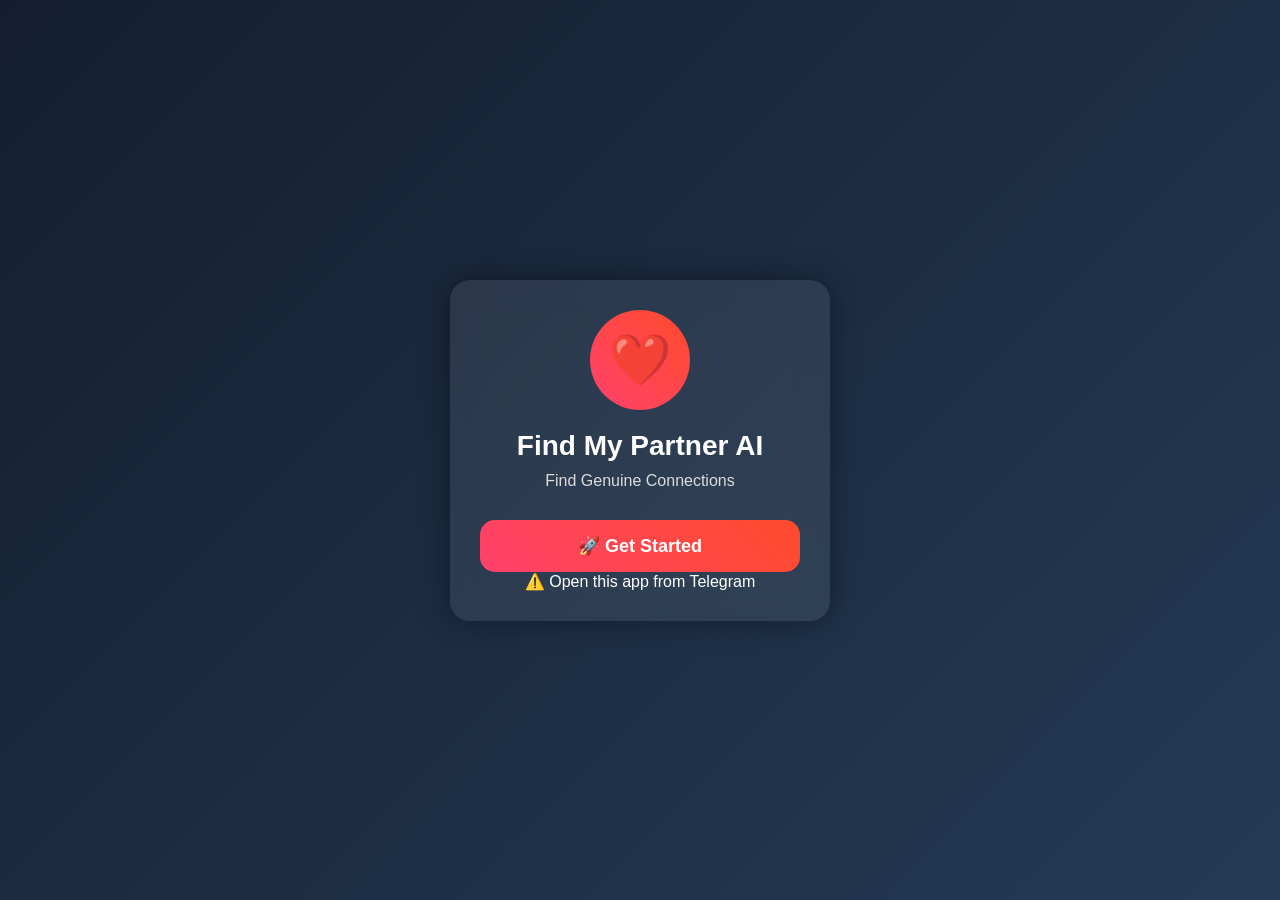
<file: index.html>
<!DOCTYPE html>
<html lang="en">

<head>
    <meta charset="UTF-8">

    <meta
        name="viewport"
        content="width=device-width, initial-scale=1.0"
    >

    <title>Find My Partner AI</title>

    <!-- Telegram Mini App SDK -->
    <script src="https://telegram.org/js/telegram-web-app.js"></script>

    <link
        rel="stylesheet"
        href="style.css"
    >
</head>

<body>

<div class="container">

    <div class="logo">
        ❤️
    </div>

    <h1>Find My Partner AI</h1>

    <p>Find Genuine Connections</p>

    <button
        id="getStarted"
        type="button"
    >
        🚀 Get Started
    </button>

    <div id="telegramStatus"></div>

</div>


<script>

    // ==========================================
    // TELEGRAM WEB APP
    // ==========================================

    const tg = window.Telegram?.WebApp;

    if (tg) {

        tg.ready();
        tg.expand();

        console.log(
            "Telegram WebApp detected"
        );

        console.log(
            "initData:",
            tg.initData
        );

        console.log(
            "initData length:",
            tg.initData ? tg.initData.length : 0
        );

        if (
            tg.initDataUnsafe &&
            tg.initDataUnsafe.user
        ) {

            const user =
                tg.initDataUnsafe.user;

            console.log(
                "Telegram User ID:",
                user.id
            );

            console.log(
                "Telegram User:",
                user.first_name
            );

            document.getElementById(
                "telegramStatus"
            ).innerHTML =
                "Telegram Connected ✅<br>" +
                "User: " +
                (user.first_name || "User");

        } else {

            document.getElementById(
                "telegramStatus"
            ).innerHTML =
                "⚠️ Telegram User Not Found";

        }

    } else {

        document.getElementById(
            "telegramStatus"
        ).innerHTML =
            "⚠️ Open this app from Telegram";

    }


    // ==========================================
    // GET STARTED
    // ==========================================

    document
        .getElementById("getStarted")
        .addEventListener(
            "click",
            function () {

                window.location.href =
                    "home.html";

            }
        );

</script>

</body>
</html>
</file>
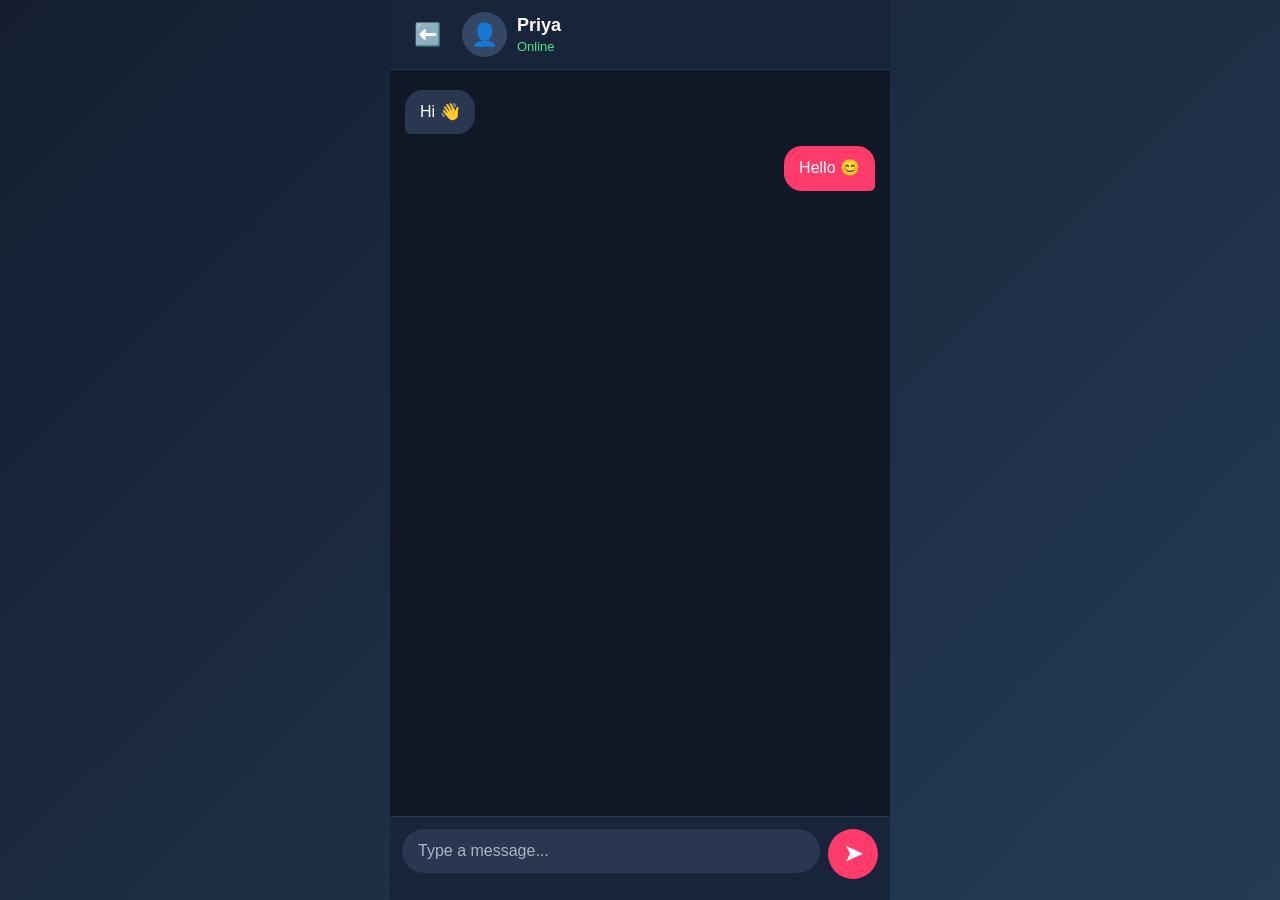
<file: chat.html>
<!DOCTYPE html>
<html lang="en">

<head>

    <meta charset="UTF-8">

    <meta
        name="viewport"
        content="width=device-width, initial-scale=1.0">

    <title>Chat</title>

    <link rel="stylesheet" href="style.css">

</head>

<body>

<div class="chat-container">

    <!-- Header -->

    <div class="chat-header">

        <button onclick="goBack()">⬅️</button>

        <div class="chat-user">

            <div class="chat-avatar">
                👤
            </div>

            <div>

                <h3>Priya</h3>

                <p>Online</p>

            </div>

        </div>

    </div>


    <!-- Messages -->

    <div class="messages" id="messages">

        <div class="message received">
            Hi 👋
        </div>

        <div class="message sent">
            Hello 😊
        </div>

    </div>


    <!-- Message Input -->

    <div class="message-input">

        <input
            type="text"
            id="messageInput"
            placeholder="Type a message...">

        <button onclick="sendMessage()">
            ➤
        </button>

    </div>

</div>


<script>

function sendMessage() {

    const input =
        document.getElementById("messageInput");

    const text = input.value.trim();

    if (text === "") {
        return;
    }

    const message =
        document.createElement("div");

    message.className = "message sent";

    message.innerText = text;

    document
        .getElementById("messages")
        .appendChild(message);

    input.value = "";

    const messages =
        document.getElementById("messages");

    messages.scrollTop =
        messages.scrollHeight;
}


function goBack() {

    window.history.back();

}

</script>

</body>

</html>
</file>
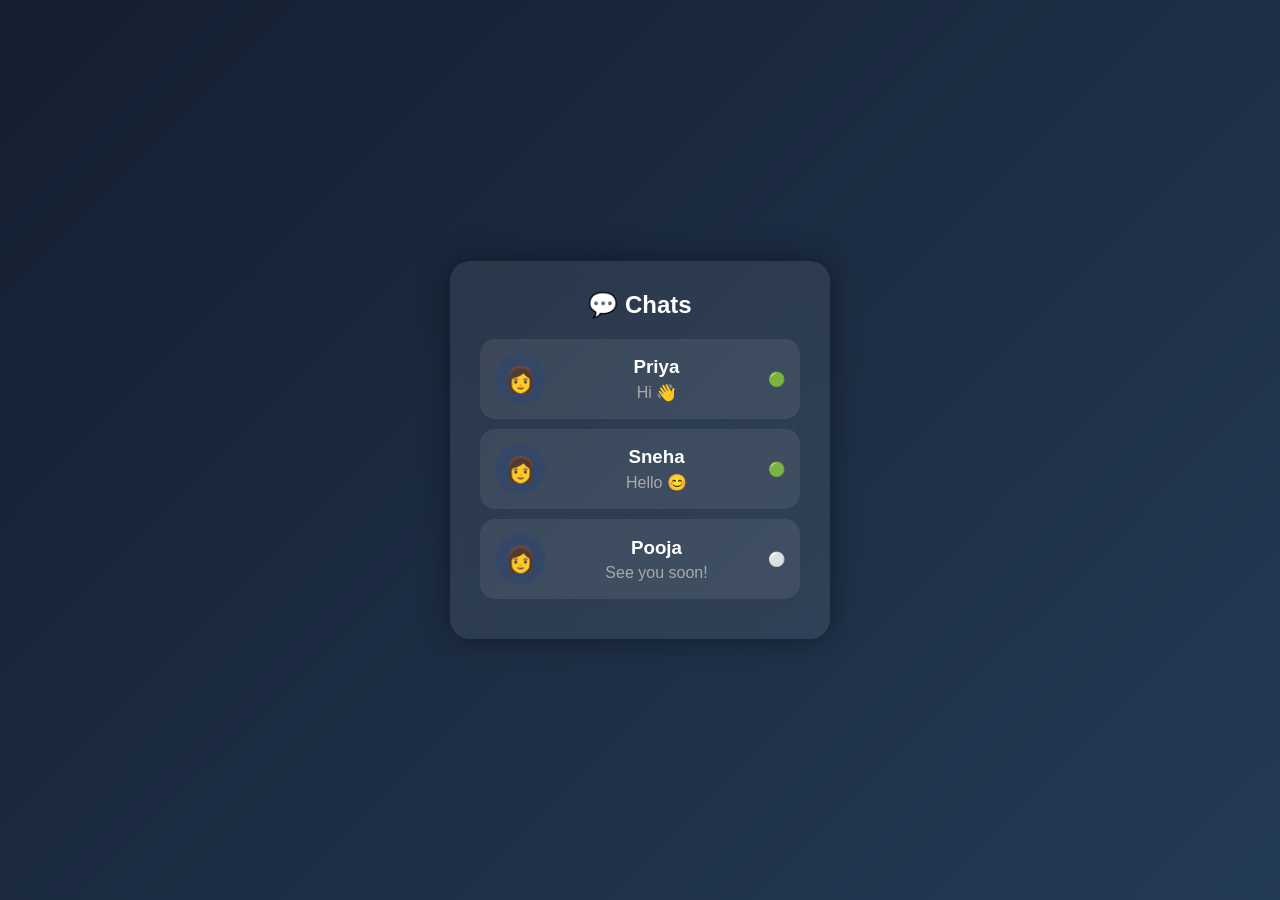
<file: chats.html>
<!DOCTYPE html>
<html lang="en">

<head>
    <meta charset="UTF-8">

    <meta
        name="viewport"
        content="width=device-width, initial-scale=1.0">

    <title>Chats</title>

    <link rel="stylesheet" href="style.css">
</head>

<body>

<div class="container">

    <h2>💬 Chats</h2>

    <div class="chat-list">

        <div class="chat-item"
             onclick="openChat('Priya')">

            <div class="list-avatar">
                👩
            </div>

            <div class="chat-info">

                <h3>Priya</h3>

                <p>Hi 👋</p>

            </div>

            <div class="online-dot">
                🟢
            </div>

        </div>


        <div class="chat-item"
             onclick="openChat('Sneha')">

            <div class="list-avatar">
                👩
            </div>

            <div class="chat-info">

                <h3>Sneha</h3>

                <p>Hello 😊</p>

            </div>

            <div class="online-dot">
                🟢
            </div>

        </div>


        <div class="chat-item"
             onclick="openChat('Pooja')">

            <div class="list-avatar">
                👩
            </div>

            <div class="chat-info">

                <h3>Pooja</h3>

                <p>See you soon!</p>

            </div>

            <div class="online-dot">
                ⚪
            </div>

        </div>

    </div>

</div>


<script>

function openChat(name) {

    window.location.href =
        "chat.html?user=" +
        encodeURIComponent(name);

}

</script>

</body>
</html>
</file>
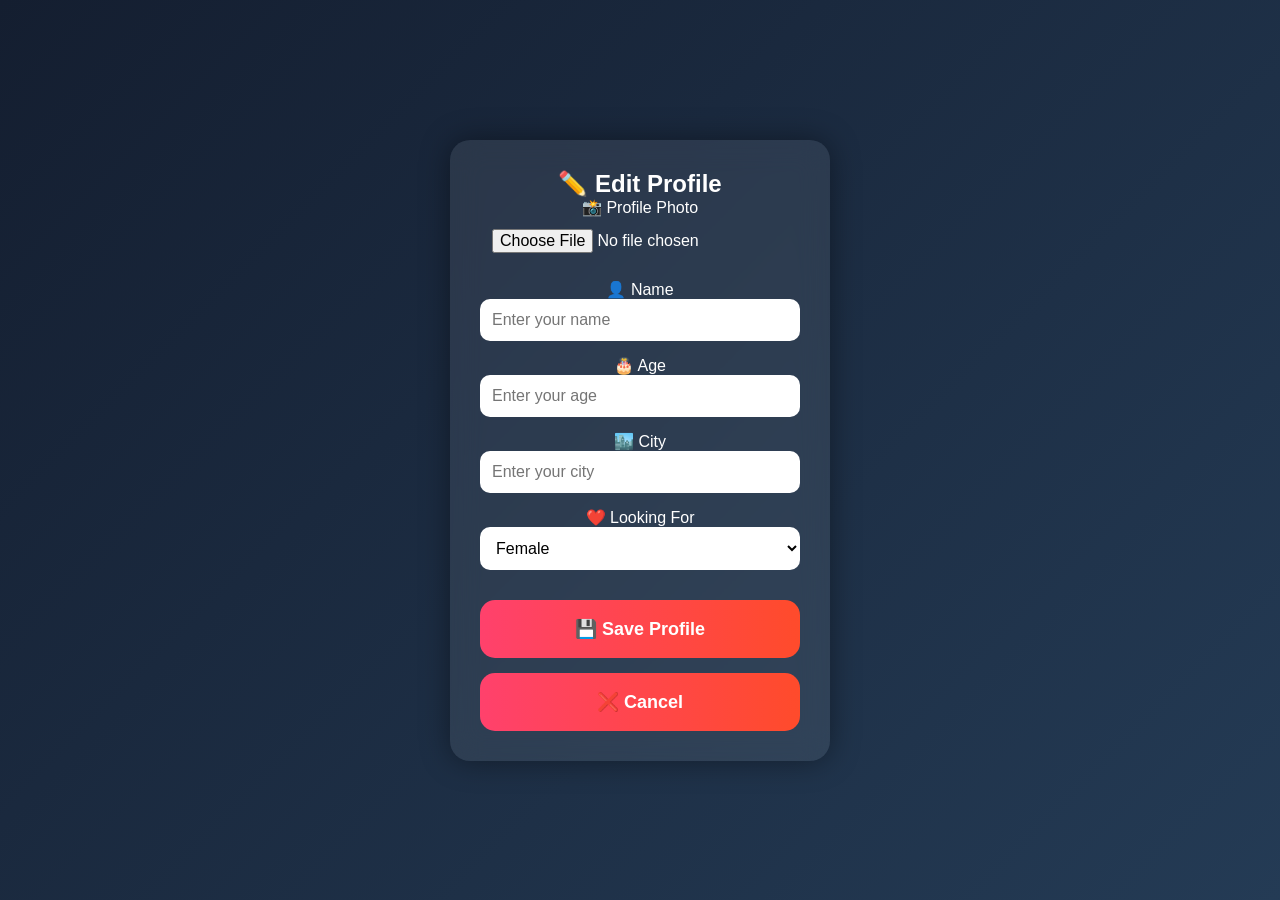
<file: edit-profile.html>
<!DOCTYPE html>
<html lang="en">

<head>

    <meta charset="UTF-8">

    <meta name="viewport"
          content="width=device-width, initial-scale=1.0">

    <title>Edit Profile</title>

    <link rel="stylesheet" href="style.css">

</head>

<body>

<div class="container">

    <h2>✏️ Edit Profile</h2>

    <div class="edit-form">
<label>📸 Profile Photo</label>

<input
    type="file"
    id="profilePhotoInput"
    accept="image/*">
        <label>👤 Name</label>

        <input
            type="text"
            id="name"
            placeholder="Enter your name">


        <label>🎂 Age</label>

        <input
            type="number"
            id="age"
            placeholder="Enter your age">


        <label>🏙️ City</label>

        <input
            type="text"
            id="city"
            placeholder="Enter your city">


        <label>❤️ Looking For</label>

        <select id="looking">

            <option value="Female">Female</option>

            <option value="Male">Male</option>

        </select>


        <button
            class="menu-btn"
            onclick="saveProfile()">

            💾 Save Profile

        </button>


        <button
            class="menu-btn"
            onclick="location.href='profile.html'">

            ❌ Cancel

        </button>

    </div>

</div>


<script>

function saveProfile() {

    const name =
        document.getElementById("name").value.trim();

    const age =
        document.getElementById("age").value.trim();

    const city =
        document.getElementById("city").value.trim();

    const looking =
        document.getElementById("looking").value;

    const photoInput =
        document.getElementById("profilePhotoInput");


    // Check required fields

    if (name === "" || age === "" || city === "") {

        alert("Please fill all fields.");

        return;
    }


    // Save basic information

    localStorage.setItem(
        "profileName",
        name
    );

    localStorage.setItem(
        "profileAge",
        age
    );

    localStorage.setItem(
        "profileCity",
        city
    );

    localStorage.setItem(
        "profileLooking",
        looking
    );


    // Check photo

    if (photoInput.files.length > 0) {

        const file =
            photoInput.files[0];

        const reader =
            new FileReader();


        reader.onload = function(event) {

            localStorage.setItem(
                "profilePhoto",
                event.target.result
            );

            alert("✅ Profile Saved!");

            location.href =
                "profile.html";
        };


        reader.readAsDataURL(file);

    } else {

        alert("✅ Profile Saved!");

        location.href =
            "profile.html";
    }

}

</script>

</body>
</html>
</file>
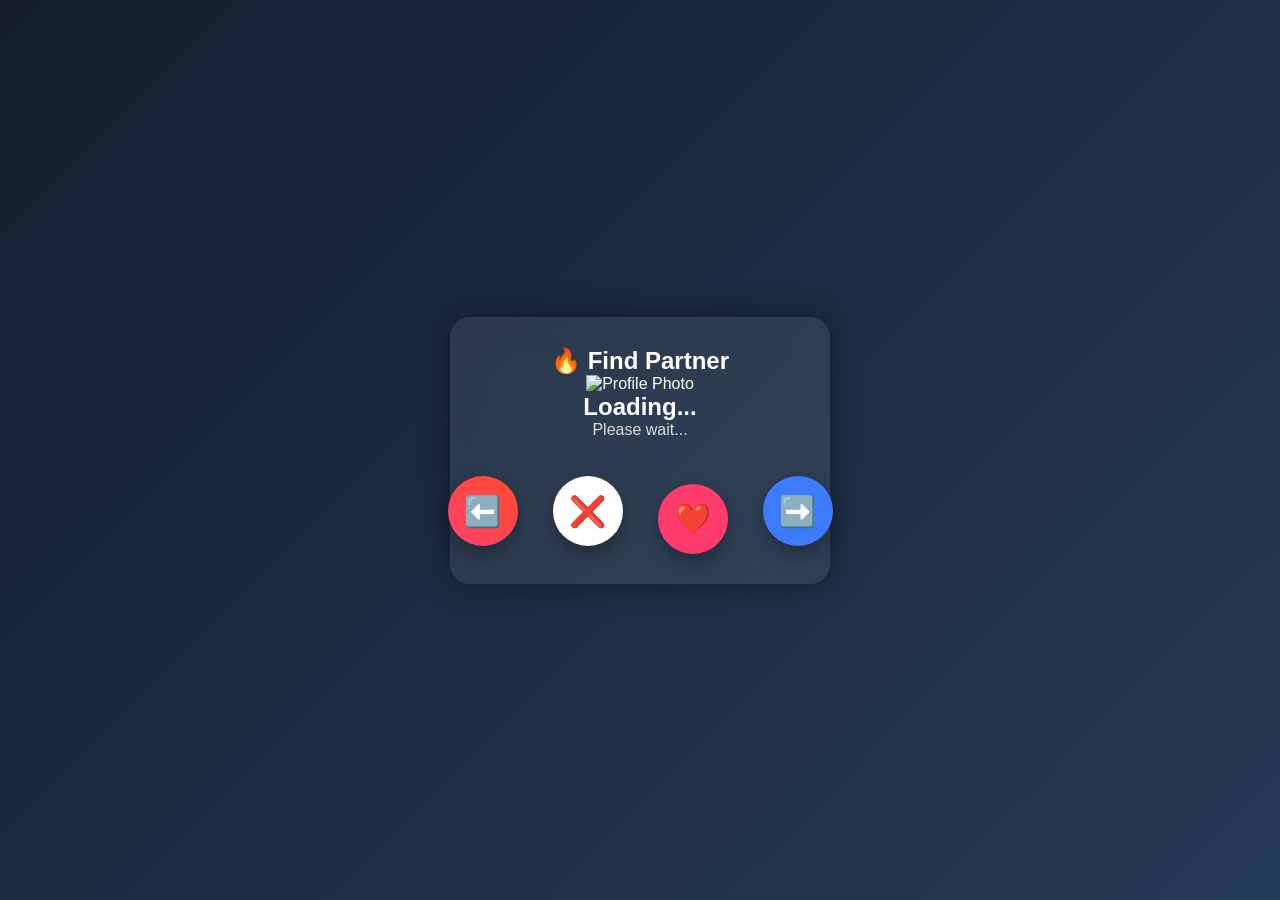
<file: find.html>
<!DOCTYPE html>
<html lang="en">

<head>

    <meta charset="UTF-8">

    <meta
        name="viewport"
        content="width=device-width, initial-scale=1.0"
    >

    <title>Find Partner</title>
<script src="https://telegram.org/js/telegram-web-app.js"></script>
    <link
        rel="stylesheet"
        href="style.css"
    >

</head>

<body>

<div class="container">

    <!-- PAGE TITLE -->

    <h2>🔥 Find Partner</h2>


    <!-- PROFILE CARD -->

    <div
        class="profile-card"
        id="profileCard"
    >

        <img
            id="profilePhoto"
            class="profile-image"
            alt="Profile Photo"
        >

        <div class="profile-details">

            <h2 id="profileName">
                Loading...
            </h2>

            <p id="profileInfo">
                Please wait...
            </p>

        </div>

    </div>


    <!-- ACTION BUTTONS -->

    <div class="action-buttons">

        <!-- PREVIOUS -->

        <button
            class="prev-btn"
            onclick="previousProfile()"
        >
            ⬅️
        </button>


        <!-- SKIP -->

        <button
            class="skip-btn"
            onclick="skipProfile()"
        >
            ❌
        </button>


        <!-- LIKE -->

        <button
            class="like-btn"
            onclick="likeProfile()"
        >
            ❤️
        </button>


        <!-- NEXT -->

        <button
            class="next-btn"
            onclick="nextProfile()"
        >
            ➡️
        </button>

    </div>

</div>


<!-- JAVASCRIPT -->

<script src="script.js"></script>

</body>

</html>
</file>
<file: style.css>
*{
    margin:0;
    padding:0;
    box-sizing:border-box;
    font-family:Arial, Helvetica, sans-serif;
}

body{
    background:linear-gradient(135deg,#141E30,#243B55);
    color:white;
    height:100vh;
    display:flex;
    justify-content:center;
    align-items:center;
}

.container{
    width:90%;
    max-width:380px;
    text-align:center;
    background:rgba(255,255,255,0.08);
    border-radius:20px;
    padding:30px;
    backdrop-filter:blur(15px);
    box-shadow:0 0 30px rgba(0,0,0,0.4);
}

.logo{
    width:100px;
    height:100px;
    margin:auto;
    border-radius:50%;
    background:linear-gradient(45deg,#ff416c,#ff4b2b);
    display:flex;
    justify-content:center;
    align-items:center;
    font-size:50px;
    margin-bottom:20px;
}

h1{
    font-size:28px;
    margin-bottom:10px;
}

p{
    color:#dcdcdc;
    margin-bottom:30px;
}

button{
    width:100%;
    padding:15px;
    border:none;
    border-radius:15px;
    background:linear-gradient(45deg,#ff416c,#ff4b2b);
    color:white;
    font-size:18px;
    font-weight:bold;
    cursor:pointer;
    transition:0.3s;
}

button:hover{
    transform:scale(1.05);
}
input,select{
    width:100%;
    padding:12px;
    border:none;
    border-radius:10px;
    margin-bottom:15px;
    font-size:16px;
}

select{
    background:white;
}
.menu-btn{
    width:100%;
    margin-top:15px;
    padding:18px;
    border:none;
    border-radius:15px;
    font-size:18px;
    font-weight:bold;
    color:white;
    background:linear-gradient(90deg,#ff416c,#ff4b2b);
}
.top-bar{
display:flex;
justify-content:space-between;
align-items:center;
margin-bottom:20px;
}

.profile{
display:flex;
align-items:center;
gap:10px;
}

.avatar{
width:60px;
height:60px;
border-radius:50%;
border:3px solid #ff4b6e;
}

.notify{
font-size:28px;
}

.card{
background:rgba(255,255,255,.1);
padding:15px;
border-radius:15px;
margin-bottom:20px;
text-align:center;
}

.bottom-nav{
display:flex;
justify-content:space-around;
margin-top:25px;
padding-top:15px;
border-top:1px solid rgba(255,255,255,.2);
font-size:28px;
}
.match-popup {
    position: fixed;
    inset: 0;
    background: rgba(0,0,0,0.85);
    display: flex;
    justify-content: center;
    align-items: center;
    z-index: 999;
}

.match-content {
    width: 85%;
    max-width: 350px;
    padding: 30px;
    text-align: center;
    border-radius: 25px;
    background: #222;
    box-shadow: 0 0 30px rgba(255,50,100,0.5);
}

.match-heart {
    font-size: 70px;
    margin-bottom: 15px;
}

.match-content h1 {
    margin-bottom: 10px;
}

.match-content p {
    color: #ddd;
    margin-bottom: 25px;
}

.match-content button {
    width: 100%;
    padding: 14px;
    margin-top: 10px;
    border: none;
    border-radius: 12px;
    font-size: 16px;
    font-weight: bold;
}
/* ---------------- ACTION BUTTONS ---------------- */

.action-buttons {
    display: flex;
    justify-content: center;
    align-items: center;
    gap: 35px;
    margin-top: 25px;
}

/* Override old button width */
.action-buttons button {
    width: 70px;
    height: 70px;
    min-width: 70px;
    padding: 0;
    border-radius: 50%;
    border: none;
    font-size: 30px;
    display: flex;
    justify-content: center;
    align-items: center;
    cursor: pointer;
    box-shadow: 0 8px 20px rgba(0,0,0,0.3);
}

/* Skip */
.action-buttons .skip-btn {
    background: white;
    color: #ff3b6b;
}

/* Like */
.action-buttons .like-btn {
    background: #ff3b6b;
    color: white;
}

/* Press effect */
.action-buttons button:active {
    transform: scale(0.90);
}
/* Navigation */

.navigation-buttons {
    display: flex;
    gap: 12px;
    margin-top: 25px;
}

.navigation-buttons button {
    flex: 1;
    width: auto;
    padding: 14px 10px;
    border: none;
    border-radius: 14px;
    font-size: 16px;
    font-weight: bold;
    cursor: pointer;
}

.previous-btn {
    background: #303b52;
    color: white;
}

.next-btn {
    background: #3d7cff;
    color: white;
}

.like-btn {
    width: 100%;
    margin-top: 15px;
    padding: 15px;
    border: none;
    border-radius: 14px;
    background: #ff3b6b;
    color: white;
    font-size: 18px;
    font-weight: bold;
}
/* ================= CHAT SCREEN ================= */

.chat-container {
    width: 100%;
    max-width: 500px;
    height: 100vh;
    margin: 0 auto;
    display: flex;
    flex-direction: column;
    background: #101827;
    color: white;
}

/* Chat Header */

.chat-header {
    height: 70px;
    padding: 10px 15px;
    display: flex;
    align-items: center;
    gap: 12px;
    background: #18243a;
    border-bottom: 1px solid #293750;
}

.chat-header > button {
    width: 45px;
    height: 45px;
    padding: 0;
    border: none;
    border-radius: 50%;
    background: transparent;
    color: white;
    font-size: 22px;
}

.chat-user {
    display: flex;
    align-items: center;
    gap: 10px;
}

.chat-avatar {
    width: 45px;
    height: 45px;
    border-radius: 50%;
    background: #344766;
    display: flex;
    justify-content: center;
    align-items: center;
    font-size: 22px;
}

.chat-user h3 {
    margin: 0;
    font-size: 18px;
}

.chat-user p {
    margin: 3px 0 0;
    color: #45e58b;
    font-size: 13px;
}


/* Messages Area */

.messages {
    flex: 1;
    padding: 20px 15px;
    overflow-y: auto;
    display: flex;
    flex-direction: column;
    gap: 12px;
}


/* Message */

.message {
    max-width: 75%;
    padding: 11px 15px;
    border-radius: 18px;
    font-size: 16px;
    line-height: 1.4;
    word-wrap: break-word;
}


/* Received */

.message.received {
    align-self: flex-start;
    background: #293750;
    border-bottom-left-radius: 5px;
}


/* Sent */

.message.sent {
    align-self: flex-end;
    background: #ff3b6b;
    border-bottom-right-radius: 5px;
}


/* Input Area */

.message-input {
    display: flex;
    gap: 8px;
    padding: 12px;
    background: #18243a;
    border-top: 1px solid #293750;
}

.message-input input {
    flex: 1;
    min-width: 0;
    padding: 13px 16px;
    border: none;
    outline: none;
    border-radius: 25px;
    background: #293750;
    color: white;
    font-size: 16px;
}

.message-input input::placeholder {
    color: #aab4c5;
}


/* Send Button */

.message-input button {
    width: 50px;
    height: 50px;
    padding: 0;
    border: none;
    border-radius: 50%;
    background: #ff3b6b;
    color: white;
    font-size: 22px;
}
/* ================= CHAT LIST ================= */

.chat-list {
    margin-top: 20px;
}

.chat-item {
    display: flex;
    align-items: center;
    gap: 12px;
    padding: 15px;
    margin-bottom: 10px;
    border-radius: 15px;
    background: rgba(255,255,255,0.08);
    cursor: pointer;
}

.list-avatar {
    width: 50px;
    height: 50px;
    border-radius: 50%;
    background: #344766;
    display: flex;
    justify-content: center;
    align-items: center;
    font-size: 25px;
}

.chat-info {
    flex: 1;
}

.chat-info h3 {
    margin: 0;
}

.chat-info p {
    margin: 5px 0 0;
    color: #aaa;
}

.online-dot {
    font-size: 14px;
}
</file>
